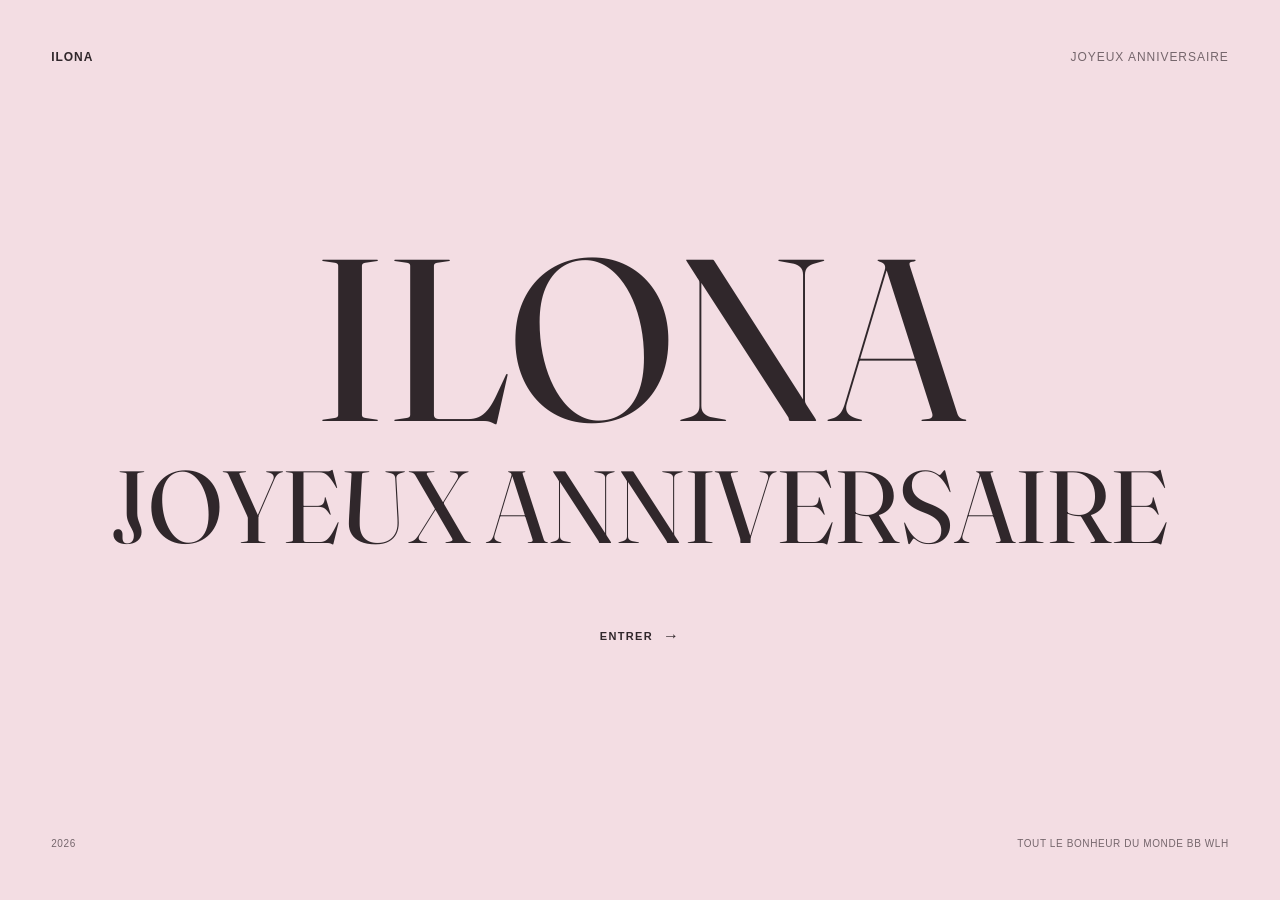
<file: index.html>
<!DOCTYPE html>
<html lang="fr">

<head>

  <meta charset="UTF-8">

  <meta
    name="viewport"
    content="width=device-width, initial-scale=1.0"
  >

  <meta
    name="description"
    content="Joyeux anniversaire Ilona — 27 ans, diva."
  >

  <title>Ilona — 27 ans de diva</title>

  <link rel="stylesheet" href="style.css">

  <link
    href="https://fonts.googleapis.com/css2?family=Fraunces:opsz,wght@9..144,400&display=swap"
    rel="stylesheet"
  >

</head>


<body>

  <!-- CONFETTIS -->

  <div id="confetti-container"></div>


  <main class="home">

    <header class="header">

      <div class="name">
        ILONA
      </div>

      <div class="age">
        JOYEUX ANNIVERSAIRE
      </div>

    </header>


    <section class="welcome">

      <div class="birthday">

        <div class="birthday-name">
          ILONA
        </div>

        <div class="birthday-text">
          JOYEUX ANNIVERSAIRE
        </div>

      </div>


      <button
        class="enter"
        id="enterButton"
        type="button"
      >
        ENTRER

        <span class="arrow">
          →
        </span>

      </button>

    </section>


    <footer class="footer">

      <span>
        2026
      </span>

      <span>
        Tout le bonheur du monde bb wlh
      </span>

    </footer>

  </main>


  <script src="script.js"></script>

</body>

</html>
</file>
<file: style.css>
/* ==================================================
   ILONA — 27 ANS, DIVA
   Base stylesheet
   ================================================== */


/* ---------- VARIABLES ---------- */

:root {
  --background: #f3dde3;
  --text: #30272b;
  --muted: #75666c;

  --page-padding: clamp(20px, 4vw, 60px);

  --sans: Arial, Helvetica, sans-serif;
}


/* ==================================================
   RESET
   ================================================== */

* {
  box-sizing: border-box;
  margin: 0;
  padding: 0;
}

html {
  width: 100%;
  height: 100%;
}

body {
  width: 100%;
  min-height: 100vh;

  background: var(--background);
  color: var(--text);

  font-family: var(--sans);

  overflow-x: hidden;
}


/* ==================================================
   CONFETTIS
   ================================================== */

#confetti-container {
  position: fixed;

  inset: 0;

  width: 100vw;
  height: 100vh;

  pointer-events: none;

  overflow: hidden;

  z-index: 9999;
}

.confetti {
  position: absolute;

  top: -30px;

  display: block;

  background: var(--text);

  opacity: 0.75;

  animation-name: confetti-fall;

  animation-timing-function: linear;

  animation-iteration-count: infinite;

  will-change: top, transform;
}

@keyframes confetti-fall {

  0% {
    top: -30px;

    transform:
      translateX(0)
      rotate(0deg);
  }

  20% {
    transform:
      translateX(25px)
      rotate(100deg);
  }

  40% {
    transform:
      translateX(-30px)
      rotate(200deg);
  }

  60% {
    transform:
      translateX(25px)
      rotate(300deg);
  }

  80% {
    transform:
      translateX(-20px)
      rotate(400deg);
  }

  100% {
    top: 110vh;

    transform:
      translateX(15px)
      rotate(520deg);
  }
}


/* ==================================================
   HOME
   ================================================== */

.home {
  position: relative;

  width: 100%;
  min-height: 100vh;

  padding: var(--page-padding);

  display: flex;
  flex-direction: column;

  transition:
    opacity 0.8s ease,
    transform 0.8s ease;
}


/* ==================================================
   HEADER
   ================================================== */

.header {
  width: 100%;

  display: flex;

  justify-content: space-between;
  align-items: flex-start;

  font-size: 12px;
  line-height: 1;

  letter-spacing: 0.08em;

  text-transform: uppercase;

  position: relative;

  z-index: 2;
}

.name {
  font-weight: 600;

  white-space: nowrap;
}

.age {
  color: var(--muted);

  white-space: nowrap;
}


/* ==================================================
   WELCOME
   ================================================== */

.welcome {
  flex: 1;

  display: flex;

  flex-direction: column;

  align-items: center;
  justify-content: center;

  text-align: center;

  padding: 60px 20px;

  position: relative;

  z-index: 2;
}


/* ==================================================
   BIRTHDAY
   ================================================== */

.birthday {
  width: 100%;
  max-width: 1400px;

  display: flex;

  flex-direction: column;

  align-items: center;

  justify-content: center;

  text-align: center;

  font-family: "Fraunces", serif;

  font-weight: 400;

  letter-spacing: -0.045em;

  line-height: 0.85;
}


/* ---------- ILONA ---------- */

.birthday-name {
  font-size: clamp(90px, 18vw, 260px);

  line-height: 0.78;

  white-space: nowrap;

  margin-bottom: 35px;
}


/* ---------- JOYEUX ANNIVERSAIRE ---------- */

.birthday-text {
  font-size: clamp(42px, 8vw, 115px);

  line-height: 0.85;

  white-space: nowrap;
}


/* ==================================================
   ENTER BUTTON
   ================================================== */

.enter {
  margin-top: 70px;

  border: none;

  background: transparent;

  color: var(--text);

  font-family: inherit;

  font-size: 11px;

  font-weight: 600;

  letter-spacing: 0.12em;

  cursor: pointer;

  display: flex;

  align-items: center;

  gap: 10px;

  padding: 10px 0;

  transition:
    opacity 0.3s ease,
    gap 0.3s ease;
}

.enter:hover {
  gap: 16px;
}

.enter:focus-visible {
  outline: 1px solid var(--text);

  outline-offset: 8px;
}

.arrow {
  font-size: 16px;

  line-height: 0;
}


/* ==================================================
   FOOTER
   ================================================== */

.footer {
  width: 100%;

  display: flex;

  justify-content: space-between;

  align-items: center;

  color: var(--muted);

  font-size: 10px;

  letter-spacing: 0.06em;

  text-transform: uppercase;

  position: relative;

  z-index: 2;
}


/* ==================================================
   EXIT ANIMATION
   ================================================== */

.home.exit {
  opacity: 0;

  transform: scale(0.985);
}


/* ==================================================
   MOBILE
   ================================================== */

@media (max-width: 700px) {

  .header {
    font-size: 10px;
  }


  .welcome {
    padding: 40px 10px;
  }


  .birthday-name {
    font-size: clamp(70px, 22vw, 130px);

    margin-bottom: 25px;
  }


  .birthday-text {
    font-size: clamp(32px, 9vw, 60px);
  }


  .enter {
    margin-top: 55px;
  }


  .footer {
    font-size: 8px;
  }

}
</file>
